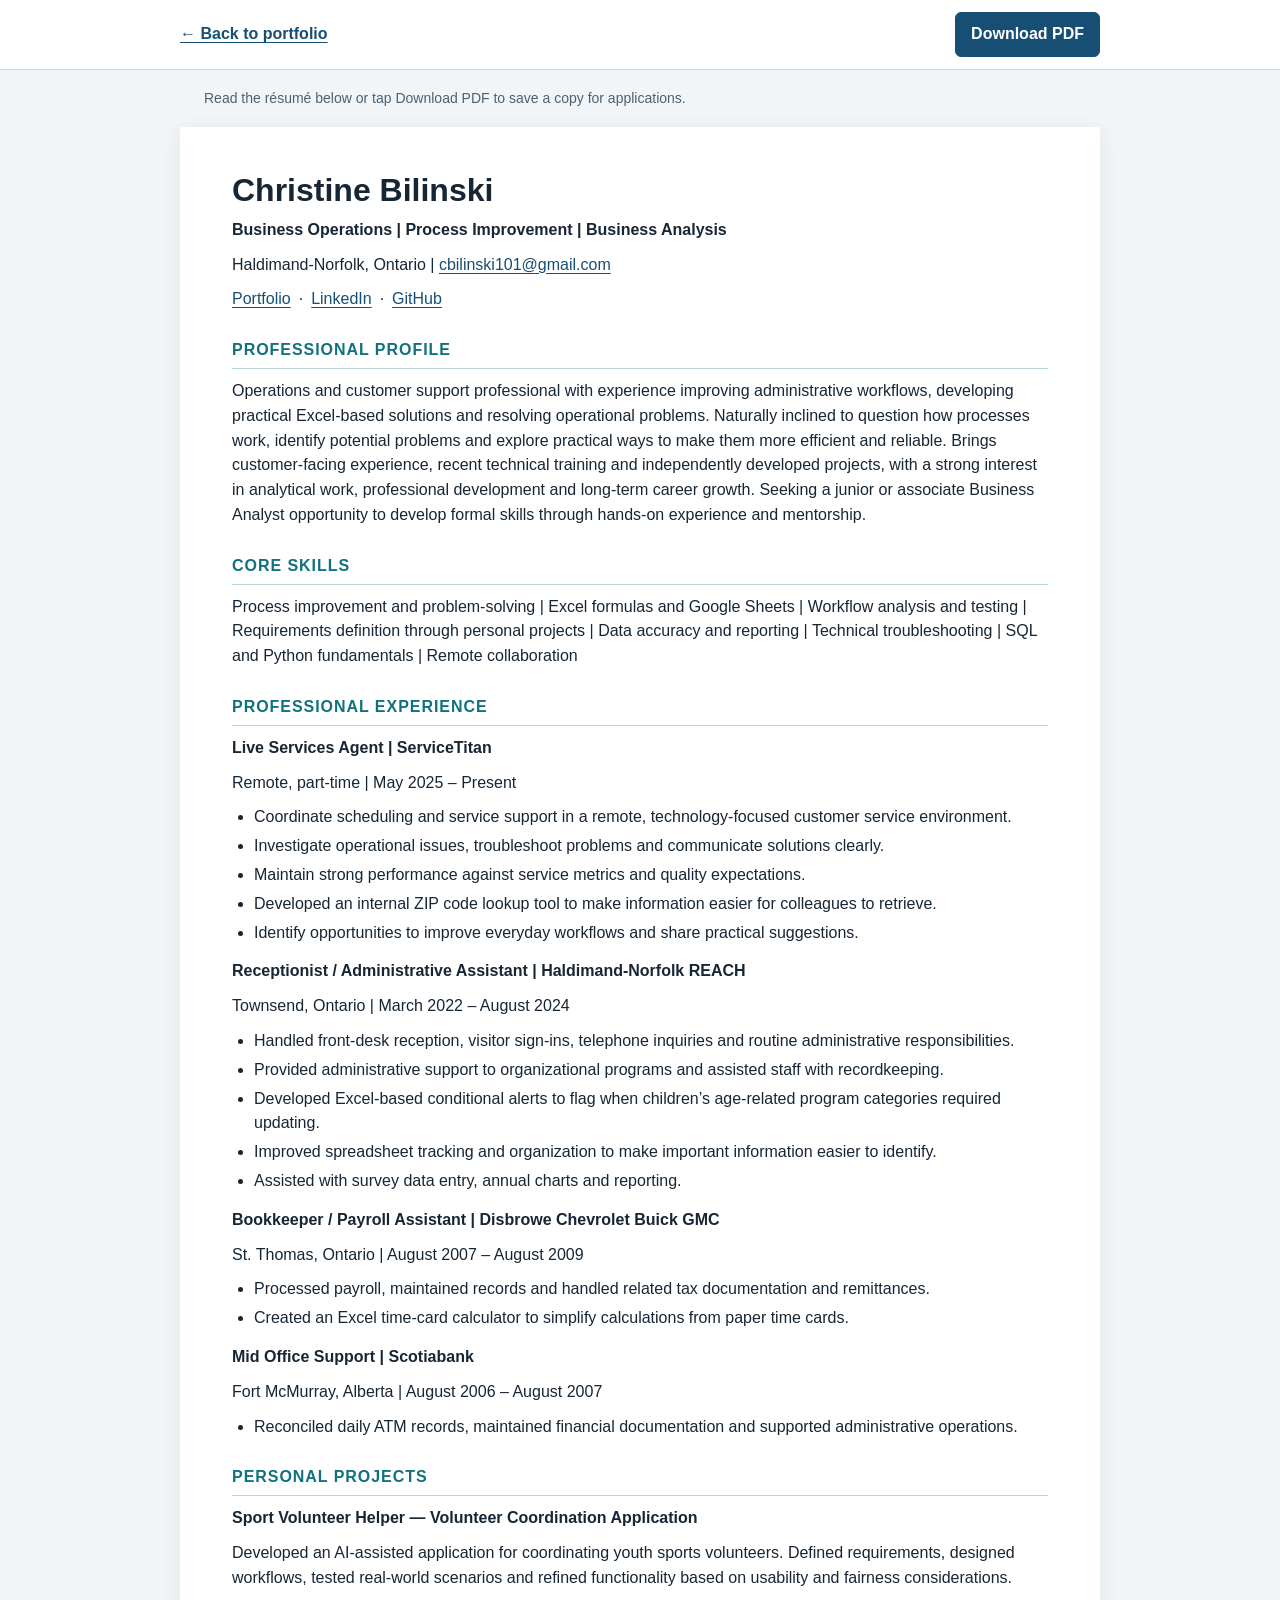
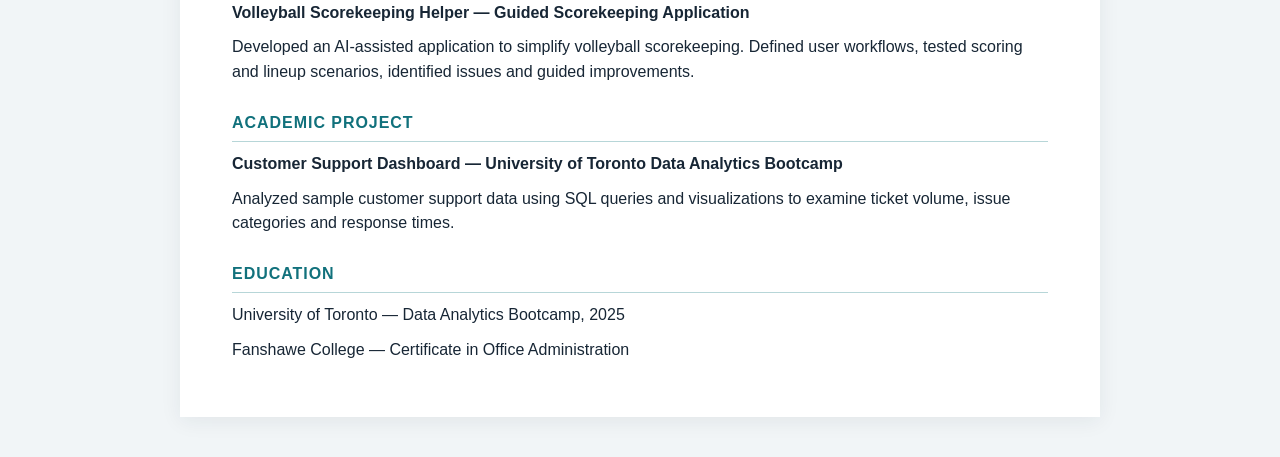
<file: resume.html>
<!doctype html>
<html lang="en">
<head>
<meta charset="utf-8">
<meta name="viewport" content="width=device-width, initial-scale=1">
<meta name="description" content="Christine Bilinski’s résumé: business operations, process improvement and business analysis.">
<title>Résumé | Christine Bilinski</title>
<style>
*{box-sizing:border-box}body{margin:0;background:#f1f5f7;color:#172635;font:16px/1.55 Arial,sans-serif}a{color:#174e74;text-underline-offset:3px}a:focus-visible,button:focus-visible{outline:3px solid #c56824;outline-offset:4px}.toolbar{position:sticky;top:0;z-index:10;background:#fff;border-bottom:1px solid #ced9e0;padding:12px max(16px,calc((100vw - 920px)/2));display:flex;gap:12px;align-items:center;flex-wrap:wrap}.back{margin-right:auto;font-weight:bold}.actions{display:flex;gap:8px;flex-wrap:wrap}.action{display:inline-flex;align-items:center;justify-content:center;min-height:44px;padding:9px 15px;border:1px solid #174e74;border-radius:6px;color:#174e74;background:#fff;font:inherit;font-weight:bold;text-decoration:none;cursor:pointer}.primary{color:#fff;background:#174e74}.help{max-width:920px;margin:18px auto 0;padding:0 24px;color:#4c6172;font-size:14px}.resume{max-width:920px;margin:18px auto 40px;background:white;padding:44px 52px;box-shadow:0 4px 20px #17263512;overflow-wrap:anywhere}h1{font-size:32px;line-height:1.2;margin:0 0 8px}h2{font-size:16px;letter-spacing:.06em;text-transform:uppercase;color:#11717c;border-bottom:1px solid #b7d6d8;margin:26px 0 10px;padding-bottom:5px;break-after:avoid}p{margin:6px 0 10px}ul{padding-left:22px;margin:7px 0 14px}li{margin:4px 0}.contact-links{display:flex;gap:8px;flex-wrap:wrap}strong{font-weight:700}@media(max-width:600px){.toolbar{gap:10px}.back{width:100%}.actions{width:100%}.action{flex:1}.resume{padding:26px 20px;margin:14px 12px 28px}h1{font-size:27px}.help{padding:0 20px}}
@page{size:letter;margin:.55in .65in}
@media print{body{background:white;color:black;font:10.5pt/1.1 Arial,sans-serif}.toolbar,.help{display:none!important}.resume{max-width:none;padding:0;margin:0;box-shadow:none;overflow-wrap:normal}h1{font-size:20pt;margin:0 0 4pt}h2{font-size:10.5pt;letter-spacing:0;border:0;padding:0;margin:10pt 0 4pt}p{margin:0 0 4pt}li{margin:0 0 2pt}ul{margin:3pt 0 5pt;padding-left:18pt}a{color:black;text-decoration:none}.contact-links{margin-bottom:6pt}h2+ p{break-after:avoid}li{break-inside:avoid}}
</style>
</head>
<body>
<nav class="toolbar" aria-label="Résumé actions">
<a class="back" href="index.html#employment">← Back to portfolio</a>
<div class="actions"><a class="action primary" href="Christine_Bilinski_Business_Analyst_Resume.pdf" download="Christine_Bilinski_Business_Analyst_Resume.pdf" type="application/pdf">Download PDF</a></div>
</nav>
<p class="help">Read the résumé below or tap Download PDF to save a copy for applications.</p>
<main class="resume">
<h1>Christine Bilinski</h1>
<p><strong>Business Operations | Process Improvement | Business Analysis</strong></p>
<p>Haldimand-Norfolk, Ontario | <a href="mailto:cbilinski101@gmail.com">cbilinski101@gmail.com</a></p>
<p class="contact-links"><a href="https://cbilinski101.github.io/">Portfolio</a><span> · </span><a href="https://www.linkedin.com/in/christine-b-19367b31b/">LinkedIn</a><span> · </span><a href="https://github.com/cbilinski101">GitHub</a></p>
<h2>Professional Profile</h2>
<p>Operations and customer support professional with experience improving administrative workflows, developing practical Excel-based solutions and resolving operational problems. Naturally inclined to question how processes work, identify potential problems and explore practical ways to make them more efficient and reliable. Brings customer-facing experience, recent technical training and independently developed projects, with a strong interest in analytical work, professional development and long-term career growth. Seeking a junior or associate Business Analyst opportunity to develop formal skills through hands-on experience and mentorship.</p>
<h2>Core Skills</h2>
<p>Process improvement and problem-solving | Excel formulas and Google Sheets | Workflow analysis and testing | Requirements definition through personal projects | Data accuracy and reporting | Technical troubleshooting | SQL and Python fundamentals | Remote collaboration</p>
<h2>Professional Experience</h2>
<p><strong>Live Services Agent | ServiceTitan</strong></p><p>Remote, part-time | May 2025 – Present</p>
<ul><li>Coordinate scheduling and service support in a remote, technology-focused customer service environment.</li><li>Investigate operational issues, troubleshoot problems and communicate solutions clearly.</li><li>Maintain strong performance against service metrics and quality expectations.</li><li>Developed an internal ZIP code lookup tool to make information easier for colleagues to retrieve.</li><li>Identify opportunities to improve everyday workflows and share practical suggestions.</li></ul>
<p><strong>Receptionist / Administrative Assistant | Haldimand-Norfolk REACH</strong></p><p>Townsend, Ontario | March 2022 – August 2024</p>
<ul><li>Handled front-desk reception, visitor sign-ins, telephone inquiries and routine administrative responsibilities.</li><li>Provided administrative support to organizational programs and assisted staff with recordkeeping.</li><li>Developed Excel-based conditional alerts to flag when children’s age-related program categories required updating.</li><li>Improved spreadsheet tracking and organization to make important information easier to identify.</li><li>Assisted with survey data entry, annual charts and reporting.</li></ul>
<p><strong>Bookkeeper / Payroll Assistant | Disbrowe Chevrolet Buick GMC</strong></p><p>St. Thomas, Ontario | August 2007 – August 2009</p>
<ul><li>Processed payroll, maintained records and handled related tax documentation and remittances.</li><li>Created an Excel time-card calculator to simplify calculations from paper time cards.</li></ul>
<p><strong>Mid Office Support | Scotiabank</strong></p><p>Fort McMurray, Alberta | August 2006 – August 2007</p>
<ul><li>Reconciled daily ATM records, maintained financial documentation and supported administrative operations.</li></ul>
<h2>Personal Projects</h2>
<p><strong>Sport Volunteer Helper — Volunteer Coordination Application</strong></p><p>Developed an AI-assisted application for coordinating youth sports volunteers. Defined requirements, designed workflows, tested real-world scenarios and refined functionality based on usability and fairness considerations.</p>
<p><strong>Volleyball Scorekeeping Helper — Guided Scorekeeping Application</strong></p><p>Developed an AI-assisted application to simplify volleyball scorekeeping. Defined user workflows, tested scoring and lineup scenarios, identified issues and guided improvements.</p>
<h2>Academic Project</h2>
<p><strong>Customer Support Dashboard — University of Toronto Data Analytics Bootcamp</strong></p><p>Analyzed sample customer support data using SQL queries and visualizations to examine ticket volume, issue categories and response times.</p>
<h2>Education</h2>
<p>University of Toronto — Data Analytics Bootcamp, 2025</p><p>Fanshawe College — Certificate in Office Administration</p>
</main>
</body>
</html>
</file>
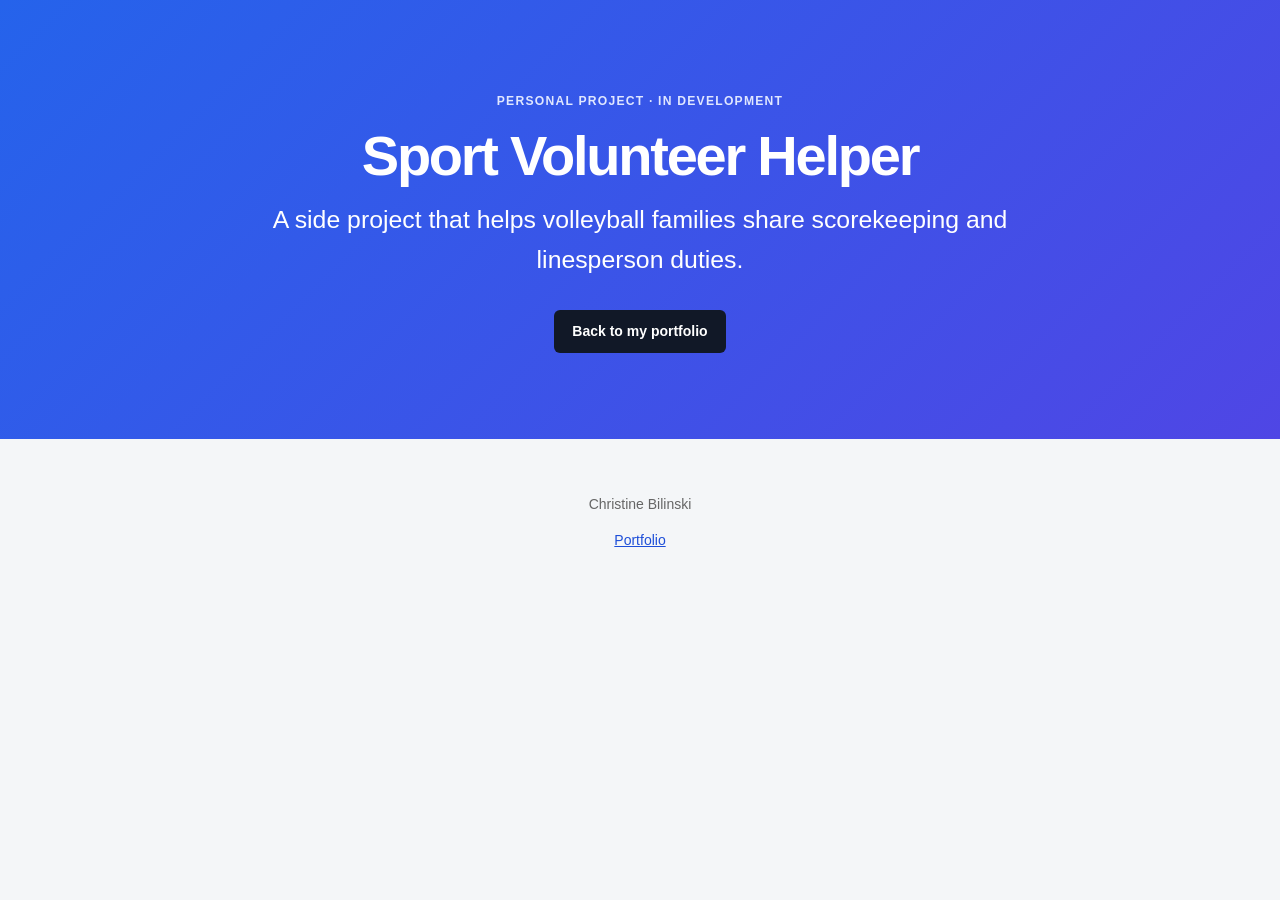
<file: sport-volunteer-helper.html>
<!DOCTYPE html>
<html lang="en"><head><meta charset="UTF-8"><meta name="viewport" content="width=device-width, initial-scale=1">
<meta name="description" content="Sport Volunteer Helper helps share team volunteer duties fairly, giving families a choice of roles and a clear view of schedules and volunteering history.">
<title>Sport Volunteer Helper | Christine Bilinski</title>
<link rel="stylesheet" href="style.css?v=20261023-profile">
</head>
<body><header class="hero"><div class="hero-content"><p class="eyebrow">PERSONAL PROJECT · IN DEVELOPMENT</p><h1>Sport Volunteer Helper</h1><p class="subtitle">A side project that helps volleyball families share scorekeeping and linesperson duties.</p><div class="buttons"><a class="btn primary" href="./#sport-volunteer-helper">Back to my portfolio</a></div></div></header>

<footer><p>Christine Bilinski</p><a href="./">Portfolio</a></footer></body></html>
</file>
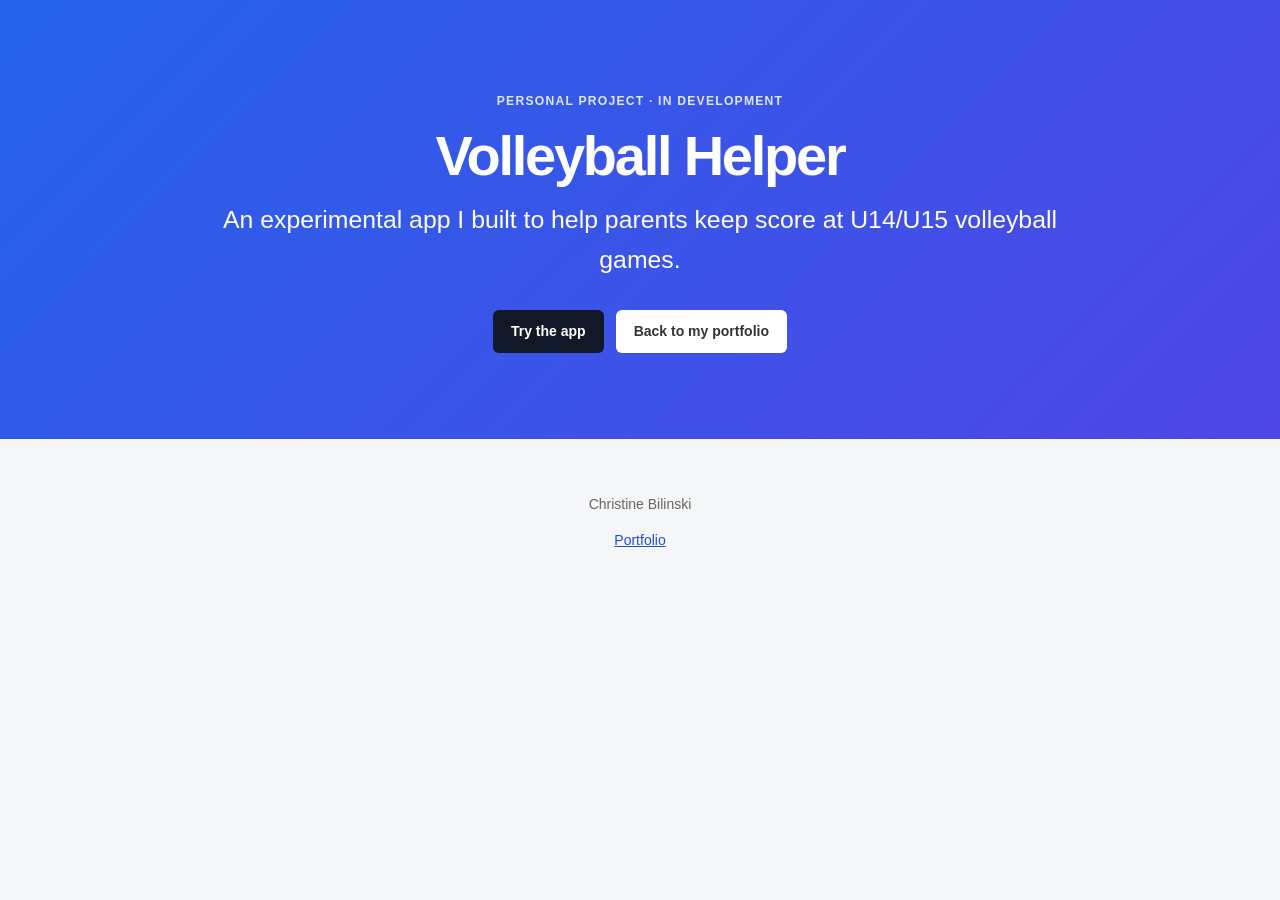
<file: volleyball-helper.html>
<!DOCTYPE html>
<html lang="en"><head><meta charset="UTF-8"><meta name="viewport" content="width=device-width, initial-scale=1">
<meta name="description" content="Volleyball Helper: an ongoing hobby project helping parents learn U14/U15 volleyball scorekeeping.">
<title>Volleyball Helper | Christine Bilinski</title><link rel="stylesheet" href="style.css?v=20261023-profile">
</head>
<body><header class="hero"><div class="hero-content"><p class="eyebrow">PERSONAL PROJECT · IN DEVELOPMENT</p><h1>Volleyball Helper</h1><p class="subtitle">An experimental app I built to help parents keep score at U14/U15 volleyball games.</p><div class="buttons"><a class="btn primary" href="https://volleyball-helper-u14-u15-test.vercel.app/" target="_blank" rel="noopener">Try the app</a><a class="btn" href="./#volleyball-helper">Back to my portfolio</a></div></div></header>

<footer><p>Christine Bilinski</p><a href="./">Portfolio</a></footer></body></html>
</file>
<file: style.css>
*{
box-sizing:border-box;
}

body{
margin:0;
font-family:'Inter', sans-serif;
background:#f4f6f8;
color:#333;
line-height:1.6;
}

.container{
max-width:1100px;
margin:auto;
padding:60px 20px;
}

.hero{
background:linear-gradient(135deg,#2563eb,#4f46e5);
color:white;
text-align:center;
padding:80px 20px;
}

.profile{
width:170px;
border-radius:50%;
margin-bottom:20px;
box-shadow:0 8px 20px rgba(0,0,0,0.25);
}

.subtitle{
opacity:.9;
margin-top:5px;
}

.tagline{
margin-top:20px;
font-style:italic;
opacity:.9;
}

.buttons{
margin-top:20px;
}

.btn{
display:inline-block;
margin:6px;
padding:10px 18px;
border-radius:6px;
background:white;
color:#333;
text-decoration:none;
font-weight:600;
font-size:14px;
}

.btn.primary{
background:#111827;
color:white;
}

.btn:hover{
opacity:.9;
}

h2{
margin-bottom:20px;
}

.grid{
display:grid;
grid-template-columns:repeat(auto-fit,minmax(280px,1fr));
gap:25px;
margin-top:30px;
}

.card{
background:white;
border-radius:10px;
overflow:hidden;
box-shadow:0 4px 12px rgba(0,0,0,0.1);
transition:transform .2s ease;
}

.card:hover{
transform:translateY(-5px);
}

.card img{
width:100%;
display:block;
}

.card-body{
padding:20px;
}

.humour{
margin-top:10px;
font-style:italic;
opacity:.8;
}

.contact{
text-align:center;
}

.contact-buttons{
margin-top:20px;
}

footer{
text-align:center;
padding:40px 20px;
color:#666;
font-size:14px;
}

/* Portfolio refinements */
.hero-content { max-width: 850px; margin: 0 auto; }
.hero h1 { font-size: clamp(2.2rem, 6vw, 3.5rem); line-height: 1.15; margin: 12px 0; letter-spacing: -.04em; }
.hero-text { max-width: 600px; margin: 22px auto; font-size: 1.1rem; }
.about { padding-bottom: 18px; }
.about p { max-width: 780px; }
.projects { padding-top: 28px; }
.section-intro { max-width: 640px; color: #526174; }
.card { border: 1px solid #e2e8f0; box-shadow: 0 4px 16px rgba(15,23,42,.05); }
.card-body { padding: 26px; display: flex; flex-direction: column; height: 100%; }
.card-body h3 { margin: 0 0 12px; line-height: 1.3; color: #172554; }
.card-body p { margin: 0 0 20px; }
.card-body a { margin-top: auto; color: #1d4ed8; font-weight: 600; text-underline-offset: 4px; }
.featured-card { border-top: 4px solid #2563eb; }
.card-body .project-label { color: #526174; font-size: .78rem; font-weight: 600; margin-bottom: 12px; }
a:focus-visible { outline: 3px solid #f59e0b; outline-offset: 5px; }
@media (max-width: 420px) { .grid { grid-template-columns: 1fr; } .hero { padding: 48px 20px; } .container { padding-left: 20px; padding-right: 20px; } }
@media (prefers-reduced-motion: reduce) { .card { transition: none; } .card:hover { transform: none; } }

/* Personal projects and employment sections */
.skip-link { position: absolute; left: 16px; top: -80px; background: #fff; color: #172554; padding: 12px; z-index: 10; }
.skip-link:focus { top: 16px; }
.eyebrow { font-size: .76rem; font-weight: 700; letter-spacing: .1em; }
.hero .eyebrow { color: #e0e7ff; }
.hero .subtitle { font-size: clamp(1.15rem, 3vw, 1.55rem); opacity: 1; }
.section-nav { display: flex; justify-content: center; flex-wrap: wrap; gap: 14px 24px; margin-top: 28px; }
.section-nav a { color: #fff; text-underline-offset: 5px; font-size: .9rem; }
.case-study { margin-top: 28px; }
.case-study h3 { font-size: clamp(1.5rem, 4vw, 2rem); }
.case-intro { max-width: 750px; font-size: 1.1rem; }
.case-details { display: grid; grid-template-columns: repeat(3, minmax(0, 1fr)); gap: 24px; margin: 4px 0 26px; }
.case-details dt { font-weight: 700; color: #172554; margin-bottom: 8px; }
.case-details dd { margin: 0; }
.card-body .project-note { font-size: .88rem; color: #526174; border-top: 1px solid #e2e8f0; padding-top: 16px; }
.project-links { display: flex; flex-wrap: wrap; gap: 16px 28px; }
.project-links a { margin-top: 0; }
.secondary-project { margin-top: 24px; }
.enquiry-panel { background: #e8eefc; border: 1px solid #cbd5e1; border-radius: 12px; padding: 32px; }
.enquiry-panel p { max-width: 780px; }
#employment { border-top: 1px solid #dbe2eb; }
#employment p { max-width: 800px; }
footer a { color: #1d4ed8; }
@media (max-width: 700px) { .case-details { grid-template-columns: 1fr; gap: 20px; } .enquiry-panel { padding: 24px; } .container { padding-top: 40px; padding-bottom: 40px; } }
</file>
